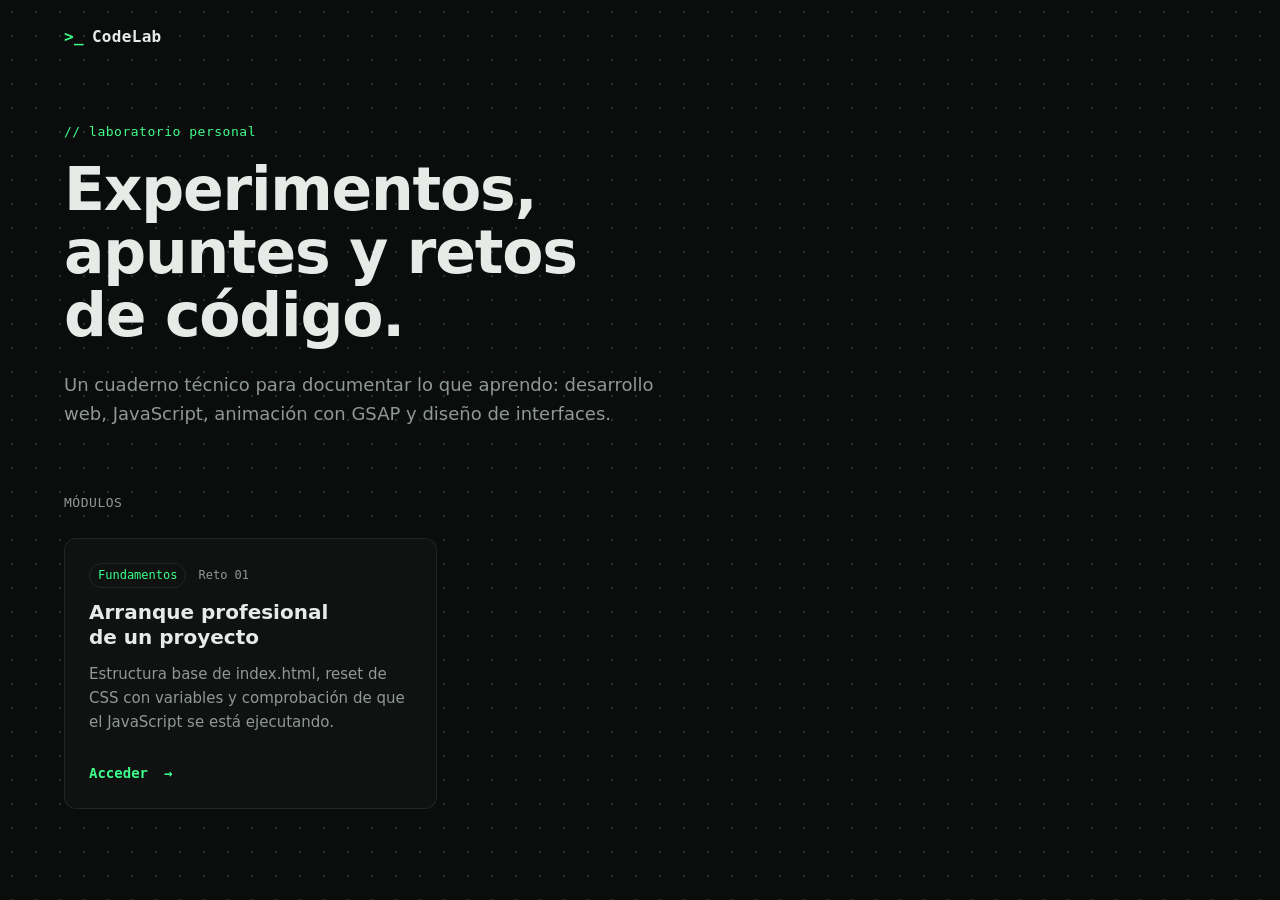
<file: public/index.html>
<!doctype html>
<html lang="es">
<head>
  <meta charset="utf-8">
  <meta name="viewport" content="width=device-width, initial-scale=1">
  <title>CodeLab · Laboratorio personal de código y diseño</title>
  <meta name="description" content="Cuaderno técnico de experimentos, apuntes y retos de desarrollo web, animación y diseño de interfaces.">
  <meta name="theme-color" content="#0b0d0c">
  <link rel="stylesheet" href="css/styles.css">
  <!-- type="module" ya se ejecuta en diferido: no necesita defer -->
  <script type="module" src="js/script.js"></script>
</head>
<body>
  <a class="skip-link" href="#contenido">Saltar al contenido</a>

  <!-- Fondo decorativo: oculto a lectores de pantalla -->
  <canvas class="dot-grid" data-dot-grid aria-hidden="true"></canvas>

  <header class="site-header">
    <a class="brand" href="./">
      <span class="brand__mark" aria-hidden="true">&gt;_</span>
      CodeLab
    </a>
  </header>

  <main id="contenido" class="page">
    <section class="intro" aria-labelledby="intro-title">
      <p class="eyebrow">// laboratorio personal</p>
      <h1 id="intro-title" class="intro__title">Experimentos, apuntes y retos de código.</h1>
      <p class="intro__lead">
        Un cuaderno técnico para documentar lo que aprendo: desarrollo web, JavaScript,
        animación con GSAP y diseño de interfaces.
      </p>
    </section>

    <section class="modules" aria-labelledby="modulos-title">
      <h2 id="modulos-title" class="section-label">Módulos</h2>

      <ul class="card-grid" role="list">
        <li>
          <article class="card">
            <p class="card__meta">
              <span class="tag">Fundamentos</span>
              <span>Reto 01</span>
            </p>
            <h3 class="card__title">Arranque profesional de un proyecto</h3>
            <p class="card__desc">
              Estructura base de index.html, reset de CSS con variables y comprobación
              de que el JavaScript se está ejecutando.
            </p>
            <a class="card__link" href="apuntes/arranque-proyecto.html">
              Acceder<span class="visually-hidden"> a Arranque profesional de un proyecto</span>
              <span class="card__arrow" aria-hidden="true">→</span>
            </a>
          </article>
        </li>
      </ul>
    </section>
  </main>
</body>
</html>
</file>
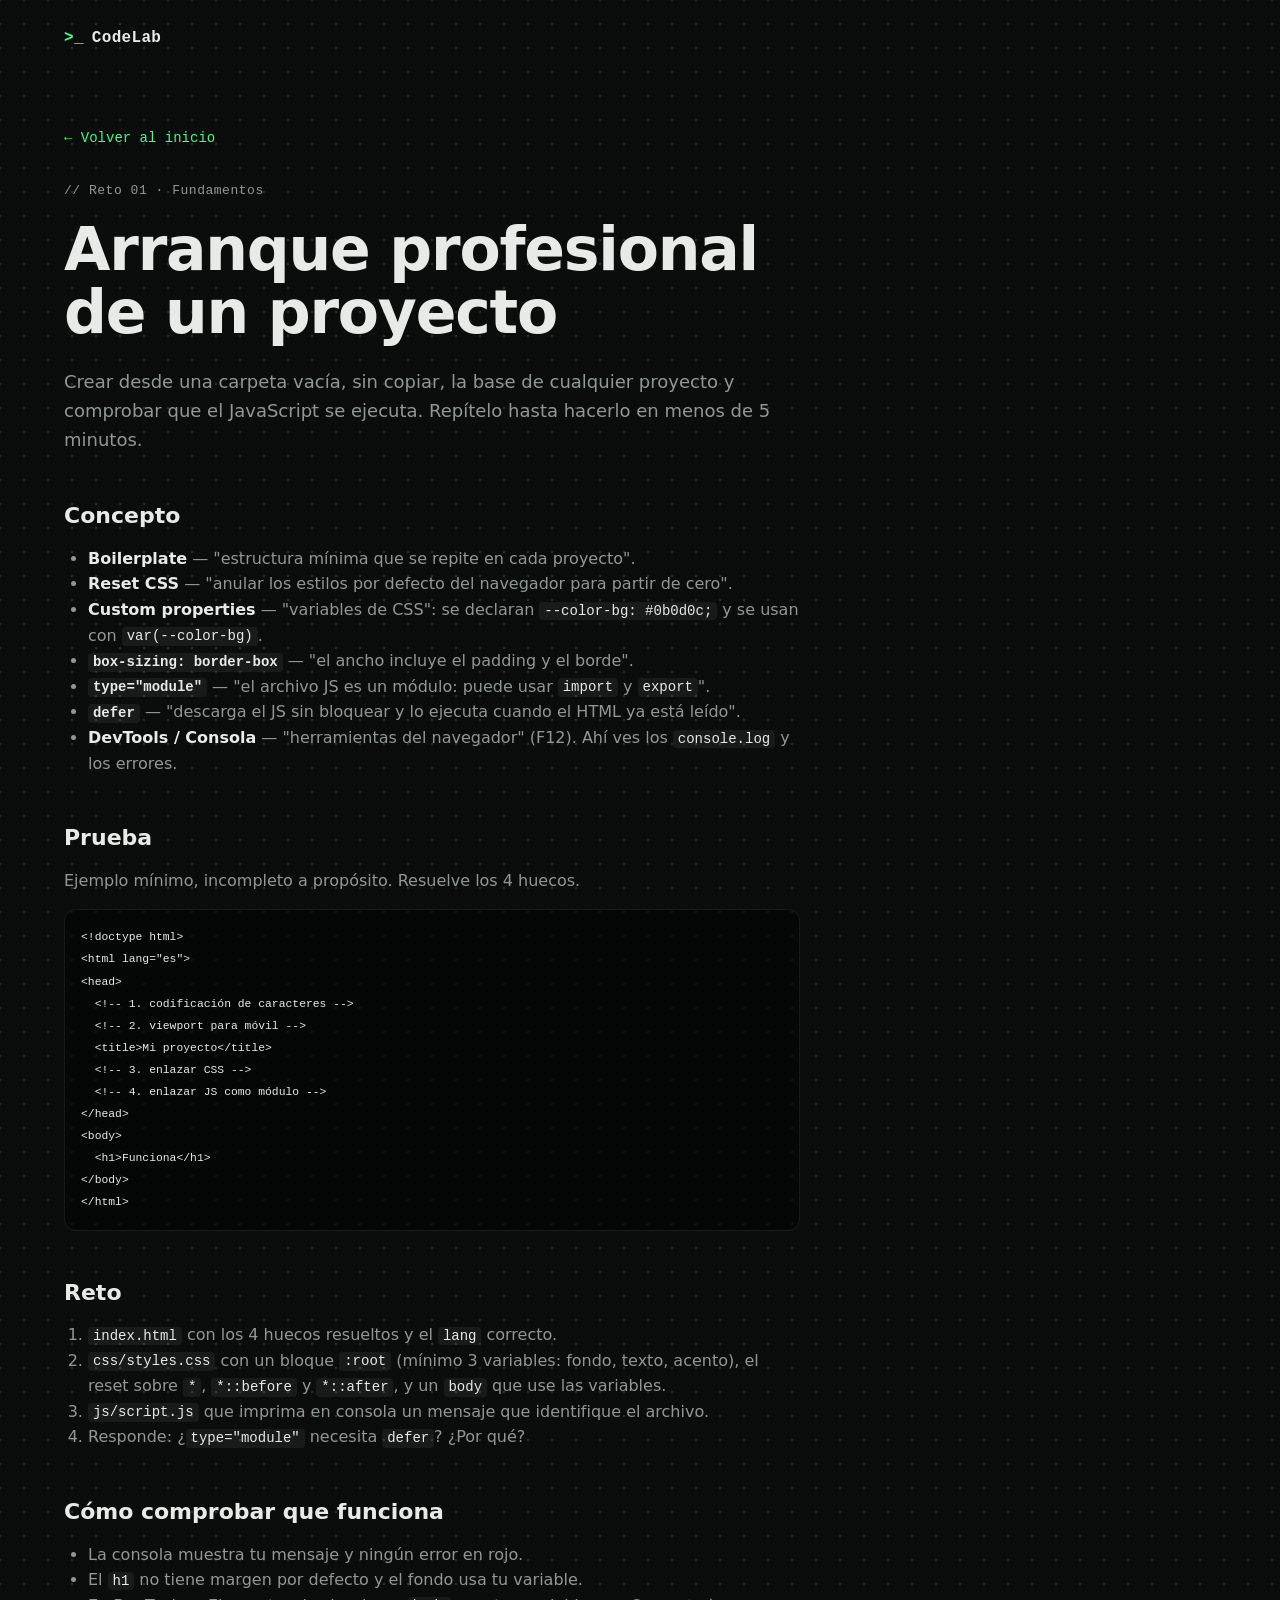
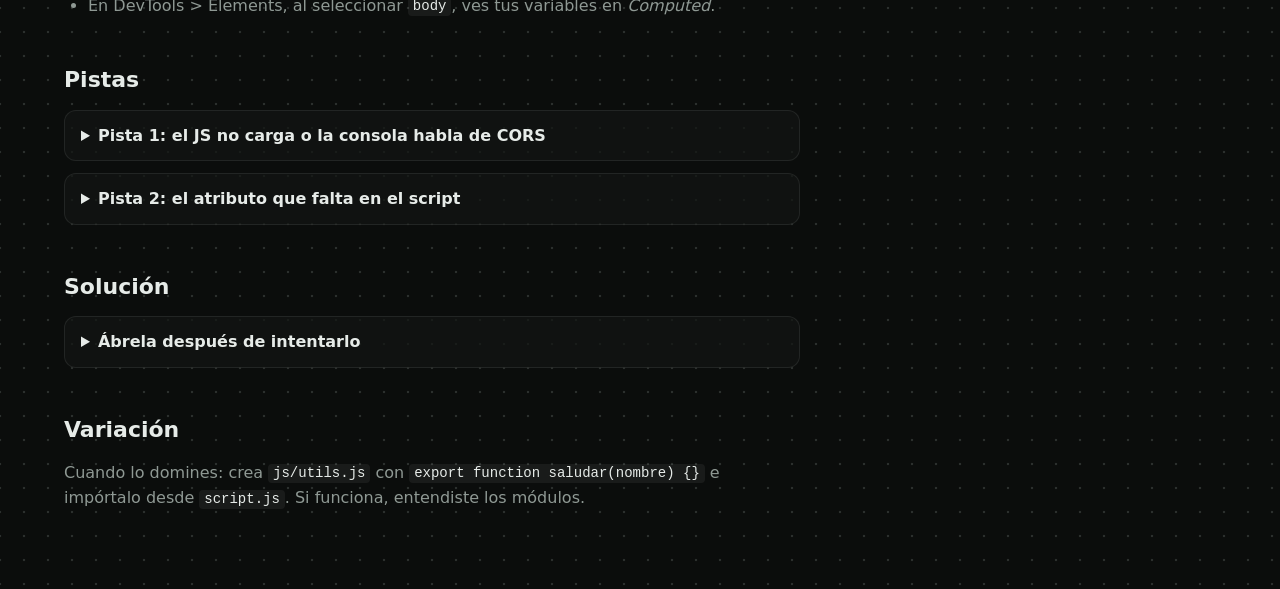
<file: public/apuntes/arranque-proyecto.html>
<!doctype html>
<html lang="es">
<head>
  <meta charset="utf-8">
  <meta name="viewport" content="width=device-width, initial-scale=1">
  <title>Reto 01 · Arranque profesional de un proyecto · CodeLab</title>
  <link rel="stylesheet" href="../css/styles.css">
</head>
<body>
  <header class="site-header">
    <a class="brand" href="../">
      <span class="brand__mark" aria-hidden="true">&gt;_</span>
      CodeLab
    </a>
  </header>

  <main class="page doc">
    <a class="back-link" href="../">← Volver al inicio</a>

    <p class="eyebrow" style="margin-top: var(--space-8)">// Reto 01 · Fundamentos</p>
    <h1 class="intro__title">Arranque profesional de un proyecto</h1>
    <p class="intro__lead">
      Crear desde una carpeta vacía, sin copiar, la base de cualquier proyecto y comprobar que el JavaScript se ejecuta.
      Repítelo hasta hacerlo en menos de 5 minutos.
    </p>

    <h2>Concepto</h2>
    <ul>
      <li><strong>Boilerplate</strong> — "estructura mínima que se repite en cada proyecto".</li>
      <li><strong>Reset CSS</strong> — "anular los estilos por defecto del navegador para partir de cero".</li>
      <li><strong>Custom properties</strong> — "variables de CSS": se declaran <code>--color-bg: #0b0d0c;</code> y se usan con <code>var(--color-bg)</code>.</li>
      <li><strong><code>box-sizing: border-box</code></strong> — "el ancho incluye el padding y el borde".</li>
      <li><strong><code>type="module"</code></strong> — "el archivo JS es un módulo: puede usar <code>import</code> y <code>export</code>".</li>
      <li><strong><code>defer</code></strong> — "descarga el JS sin bloquear y lo ejecuta cuando el HTML ya está leído".</li>
      <li><strong>DevTools / Consola</strong> — "herramientas del navegador" (F12). Ahí ves los <code>console.log</code> y los errores.</li>
    </ul>

    <h2>Prueba</h2>
    <p>Ejemplo mínimo, incompleto a propósito. Resuelve los 4 huecos.</p>
<pre><code>&lt;!doctype html&gt;
&lt;html lang="es"&gt;
&lt;head&gt;
  &lt;!-- 1. codificación de caracteres --&gt;
  &lt;!-- 2. viewport para móvil --&gt;
  &lt;title&gt;Mi proyecto&lt;/title&gt;
  &lt;!-- 3. enlazar CSS --&gt;
  &lt;!-- 4. enlazar JS como módulo --&gt;
&lt;/head&gt;
&lt;body&gt;
  &lt;h1&gt;Funciona&lt;/h1&gt;
&lt;/body&gt;
&lt;/html&gt;</code></pre>

    <h2>Reto</h2>
    <ol>
      <li><code>index.html</code> con los 4 huecos resueltos y el <code>lang</code> correcto.</li>
      <li><code>css/styles.css</code> con un bloque <code>:root</code> (mínimo 3 variables: fondo, texto, acento), el reset sobre <code>*</code>, <code>*::before</code> y <code>*::after</code>, y un <code>body</code> que use las variables.</li>
      <li><code>js/script.js</code> que imprima en consola un mensaje que identifique el archivo.</li>
      <li>Responde: ¿<code>type="module"</code> necesita <code>defer</code>? ¿Por qué?</li>
    </ol>

    <h2>Cómo comprobar que funciona</h2>
    <ul>
      <li>La consola muestra tu mensaje y ningún error en rojo.</li>
      <li>El <code>h1</code> no tiene margen por defecto y el fondo usa tu variable.</li>
      <li>En DevTools &gt; Elements, al seleccionar <code>body</code>, ves tus variables en <em>Computed</em>.</li>
    </ul>

    <h2>Pistas</h2>
    <details>
      <summary>Pista 1: el JS no carga o la consola habla de CORS</summary>
      <p>Los módulos no funcionan abriendo el archivo con doble clic (<code>file://</code>). Necesitas un <strong>servidor local</strong> ("un mini servidor en tu equipo"). En este proyecto ya lo tienes: <code>compose.yml</code> sirve <code>public/</code> con nginx.</p>
    </details>
    <details>
      <summary>Pista 2: el atributo que falta en el script</summary>
      <p>Busca en MDN "script type module" y fíjate en cuándo se ejecuta cada tipo de script.</p>
    </details>

    <h2>Solución</h2>
    <details>
      <summary>Ábrela después de intentarlo</summary>
<pre><code>&lt;!doctype html&gt;
&lt;html lang="es"&gt;
&lt;head&gt;
  &lt;meta charset="utf-8"&gt;
  &lt;meta name="viewport" content="width=device-width, initial-scale=1"&gt;
  &lt;title&gt;Mi proyecto&lt;/title&gt;
  &lt;link rel="stylesheet" href="css/styles.css"&gt;
  &lt;script type="module" src="js/script.js"&gt;&lt;/script&gt;
&lt;/head&gt;
&lt;body&gt;
  &lt;h1&gt;Funciona&lt;/h1&gt;
&lt;/body&gt;
&lt;/html&gt;</code></pre>
<pre><code>:root {
  --color-bg: #0b0d0c;
  --color-text: #e6ebe8;
  --color-accent: #3dff8b;
}

*,
*::before,
*::after {
  box-sizing: border-box;
  margin: 0;
  padding: 0;
}

body {
  min-height: 100dvh;
  background-color: var(--color-bg);
  color: var(--color-text);
  font-family: system-ui, sans-serif;
  line-height: 1.6;
}</code></pre>
<pre><code>console.log('[mi-proyecto] script.js cargado');</code></pre>
      <p><strong>Por qué así:</strong> los módulos ya se ejecutan en diferido, así que <code>defer</code> sobra con <code>type="module"</code>. Con un script clásico (sin <code>type="module"</code>) sí lo pondrías. El prefijo <code>[mi-proyecto]</code> te deja filtrar tus mensajes cuando la consola se llene.</p>
    </details>

    <h2>Variación</h2>
    <p>Cuando lo domines: crea <code>js/utils.js</code> con <code>export function saludar(nombre) {}</code> e impórtalo desde <code>script.js</code>. Si funciona, entendiste los módulos.</p>
  </main>
</body>
</html>
</file>
<file: public/css/styles.css>
/* ==========================================================
   1. Tokens ("variables de diseño": valores que se reutilizan)
   ========================================================== */
:root {
  --color-bg: #0b0d0c;
  --color-surface: rgb(18 22 20 / 0.72);
  --color-border: rgb(255 255 255 / 0.08);
  --color-border-strong: rgb(61 255 139 / 0.35);
  --color-text: #e6ebe8;
  --color-text-muted: #8f9994;
  --color-accent: #3dff8b;

  --font-sans: system-ui, -apple-system, "Segoe UI", Roboto, sans-serif;
  --font-mono: ui-monospace, "SF Mono", "JetBrains Mono", Menlo, Consolas, monospace;

  --space-1: 0.25rem;
  --space-2: 0.5rem;
  --space-3: 0.75rem;
  --space-4: 1rem;
  --space-6: 1.5rem;
  --space-8: 2rem;
  --space-12: 3rem;
  --space-16: 4rem;

  --radius: 12px;
  --max-width: 72rem;
  --gutter: clamp(1rem, 4vw, 2.5rem);
  --ease: cubic-bezier(0.2, 0.7, 0.2, 1);

  color-scheme: dark;
}

/* ==========================================================
   2. Reset mínimo
   ========================================================== */
*,
*::before,
*::after {
  box-sizing: border-box;
  margin: 0;
  padding: 0;
}

html {
  -webkit-text-size-adjust: 100%;
}

body {
  min-height: 100dvh;
  background-color: var(--color-bg);
  color: var(--color-text);
  font-family: var(--font-sans);
  font-size: 1rem;
  line-height: 1.6;
  -webkit-font-smoothing: antialiased;
}

img,
svg,
canvas {
  display: block;
  max-width: 100%;
}

a {
  color: inherit;
}

/* Sin JS (o antes de que cargue) se ve una cuadrícula estática con CSS.
   Cuando el canvas está activo, main.js añade .has-dot-grid y se quita. */
html:not(.has-dot-grid) body {
  background-image: radial-gradient(rgb(140 150 145 / 0.25) 1.2px, transparent 1.6px);
  background-size: 24px 24px;
  background-position: 12px 12px;
}

/* ==========================================================
   3. Utilidades de accesibilidad
   ========================================================== */
.visually-hidden {
  position: absolute;
  width: 1px;
  height: 1px;
  overflow: hidden;
  clip-path: inset(50%);
  white-space: nowrap;
}

.skip-link {
  position: absolute;
  top: var(--space-2);
  left: var(--space-2);
  z-index: 10;
  padding: var(--space-2) var(--space-4);
  background: var(--color-accent);
  color: var(--color-bg);
  border-radius: 6px;
  transform: translateY(-200%);
}

.skip-link:focus {
  transform: none;
}

:focus-visible {
  outline: 2px solid var(--color-accent);
  outline-offset: 3px;
}

/* ==========================================================
   4. Fondo de puntos
   ========================================================== */
.dot-grid {
  position: fixed;
  inset: 0;
  width: 100%;
  height: 100%;
  z-index: -1;
  pointer-events: none;
}

/* ==========================================================
   5. Layout
   ========================================================== */
.site-header,
.page {
  width: min(100% - 2 * var(--gutter), var(--max-width));
  margin-inline: auto;
}

.site-header {
  padding-block: var(--space-6);
}

.brand {
  display: inline-flex;
  align-items: center;
  gap: var(--space-2);
  font-family: var(--font-mono);
  font-weight: 600;
  text-decoration: none;
  letter-spacing: 0.02em;
}

.brand__mark {
  color: var(--color-accent);
}

.page {
  padding-block: var(--space-12) var(--space-16);
}

/* ==========================================================
   6. Intro
   ========================================================== */
.intro {
  max-width: 44rem;
  margin-bottom: var(--space-16);
}

.eyebrow,
.section-label {
  font-family: var(--font-mono);
  font-size: 0.8125rem;
  font-weight: 500;
  letter-spacing: 0.04em;
  color: var(--color-accent);
}

.eyebrow {
  margin-bottom: var(--space-4);
}

.intro__title {
  font-size: clamp(2rem, 5.5vw, 3.75rem);
  line-height: 1.05;
  letter-spacing: -0.02em;
  font-weight: 650;
  text-wrap: balance;
}

.intro__lead {
  margin-top: var(--space-6);
  max-width: 38rem;
  font-size: clamp(1rem, 1.6vw, 1.125rem);
  color: var(--color-text-muted);
}

/* ==========================================================
   7. Tarjetas
   ========================================================== */
.section-label {
  margin-bottom: var(--space-6);
  text-transform: uppercase;
  color: var(--color-text-muted);
}

.card-grid {
  list-style: none;
  display: grid;
  grid-template-columns: repeat(auto-fill, minmax(min(100%, 20rem), 1fr));
  gap: var(--space-4);
}

.card {
  position: relative; /* referencia para el enlace estirado */
  display: flex;
  flex-direction: column;
  gap: var(--space-3);
  height: 100%;
  padding: var(--space-6);
  background: var(--color-surface);
  border: 1px solid var(--color-border);
  border-radius: var(--radius);
  backdrop-filter: blur(6px);
  transition: border-color 0.25s var(--ease), transform 0.25s var(--ease);
}

.card:hover,
.card:focus-within {
  border-color: var(--color-border-strong);
}

.card__meta {
  display: flex;
  align-items: center;
  gap: var(--space-3);
  font-family: var(--font-mono);
  font-size: 0.75rem;
  color: var(--color-text-muted);
}

.tag {
  padding: 0.125rem var(--space-2);
  border: 1px solid var(--color-border);
  border-radius: 999px;
  color: var(--color-accent);
}

.card__title {
  font-size: 1.25rem;
  line-height: 1.25;
  font-weight: 600;
  text-wrap: balance;
}

.card__desc {
  color: var(--color-text-muted);
  font-size: 0.9375rem;
}

.card__link {
  margin-top: auto;
  padding-top: var(--space-4);
  display: inline-flex;
  align-items: center;
  gap: var(--space-2);
  font-family: var(--font-mono);
  font-size: 0.875rem;
  font-weight: 600;
  color: var(--color-accent);
  text-decoration: none;
}

/* Enlace estirado: toda la tarjeta es clicable, pero en el HTML
   sigue habiendo un único enlace (mejor para teclado y lectores) */
.card__link::after {
  content: "";
  position: absolute;
  inset: 0;
  border-radius: inherit;
}

.card__link:focus-visible {
  outline: none;
}

.card:has(.card__link:focus-visible) {
  outline: 2px solid var(--color-accent);
  outline-offset: 3px;
}

.card__arrow {
  transition: transform 0.25s var(--ease);
}

.card:hover .card__arrow {
  transform: translateX(4px);
}

@media (prefers-reduced-motion: reduce) {
  *,
  *::before,
  *::after {
    transition-duration: 0.01ms !important;
  }
}

/* ==========================================================
   8. Páginas de apuntes
   ========================================================== */
.doc > * {
  max-width: 46rem;
}

.doc h2 {
  margin-top: var(--space-12);
  margin-bottom: var(--space-4);
  font-size: 1.375rem;
  line-height: 1.25;
}

.doc p,
.doc ul,
.doc ol {
  margin-bottom: var(--space-4);
  color: var(--color-text-muted);
}

.doc ul,
.doc ol {
  padding-left: var(--space-6);
}

.doc strong {
  color: var(--color-text);
}

.doc code {
  font-family: var(--font-mono);
  font-size: 0.875em;
  padding: 0.1em 0.35em;
  border-radius: 4px;
  background: rgb(255 255 255 / 0.06);
  color: var(--color-text);
}

.doc pre {
  margin-bottom: var(--space-4);
  padding: var(--space-4);
  overflow-x: auto;
  background: rgb(0 0 0 / 0.5);
  border: 1px solid var(--color-border);
  border-radius: var(--radius);
  font-family: var(--font-mono);
  font-size: 0.8125rem;
  line-height: 1.7;
  tab-size: 2;
}

.doc pre code {
  padding: 0;
  background: none;
}

.doc details {
  margin-bottom: var(--space-3);
  padding: var(--space-3) var(--space-4);
  background: var(--color-surface);
  border: 1px solid var(--color-border);
  border-radius: var(--radius);
}

.doc summary {
  cursor: pointer;
  font-weight: 600;
  color: var(--color-text);
}

.doc details[open] summary {
  margin-bottom: var(--space-3);
}

.doc .back-link {
  font-family: var(--font-mono);
  font-size: 0.875rem;
  color: var(--color-accent);
  text-decoration: none;
}
</file>
